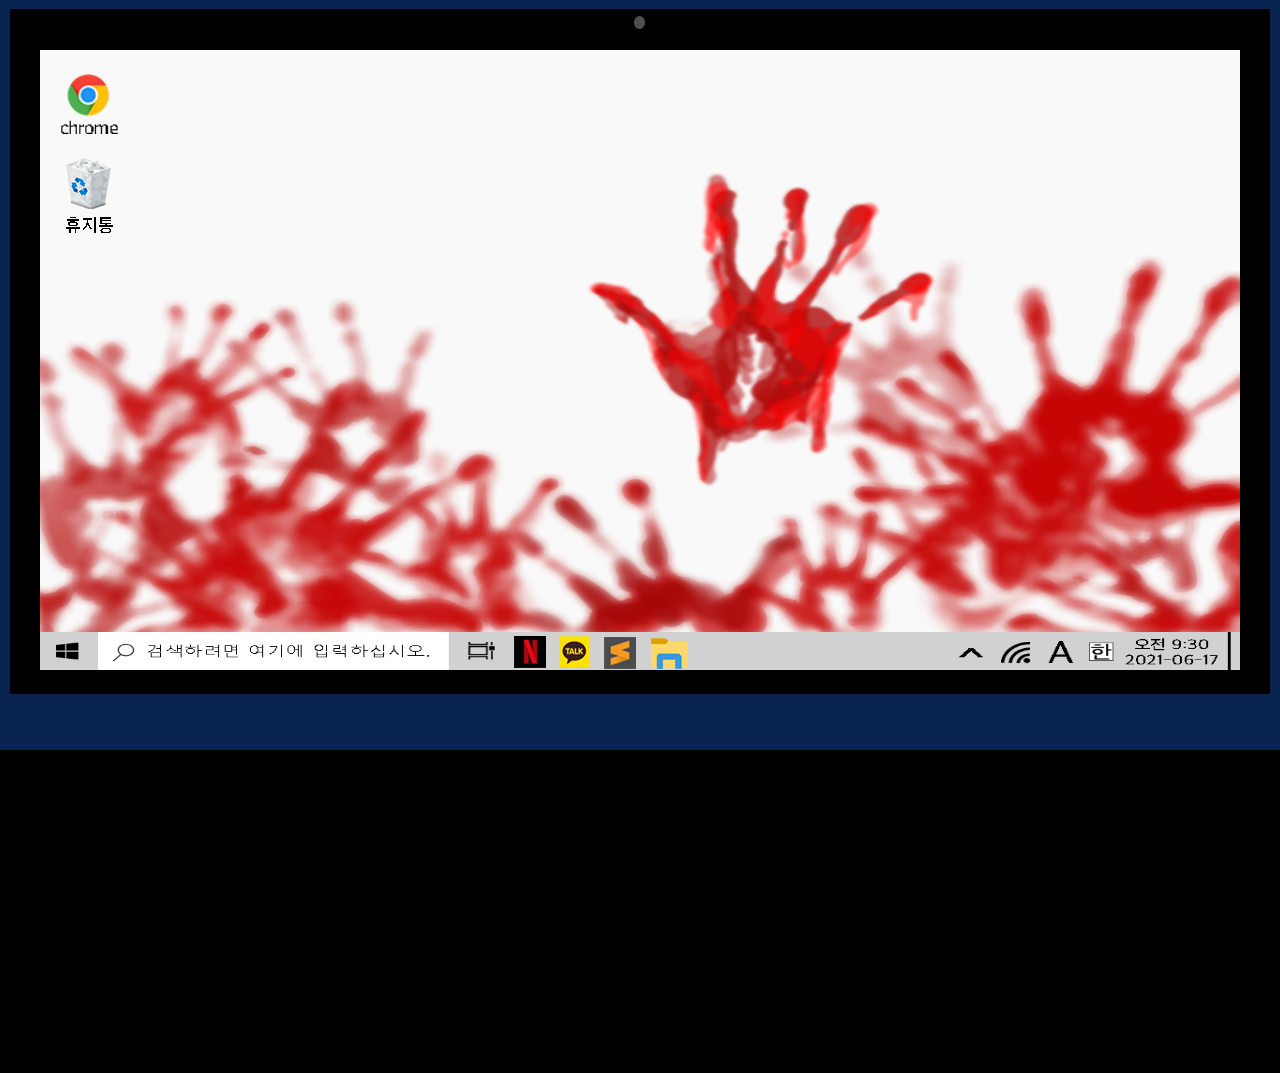
<file: subjective/index.html>
<!DOCTYPE html>
<html>
	<head>
		<meta charset="utf-8">
		<title><sub>jective</sub></title>
		<style type="text/css">
			body {
				margin: 0;
				background-color: black;
			}
			#bz {
				position: absolute;
				width: 100vw;
				height: 100vh;
				text-align: center;
				object-fit: cover;
				}
			#bg {text-align: center;
				position: relative;
				top: 50px;
				}
			.chrome {
				position: relative; right: 550px; bottom: 600px;
			}
			.trash {
				position: relative; right: 550px; bottom: 580px;
			}
			.n {
				position: relative; right: 110px; bottom: 195px;
			}
			.k {
				position: relative; right: 65px; bottom: 259px;
			}
			.s {
				position: relative; right: 20px; bottom: 322px;
			}
			.f {
				position: relative; left: 30px; bottom: 385px;
			}
			
		</style>
	</head>
	<body>
		<div id="bz">
			<img src="images/베젤.png">
		</div>
		<div id="bg">
			<img src="images/바탕화면.png" width="1200px" height="620px">

				<div class="chrome">
					<a href="file:///C:/Users/pc/OneDrive/%EB%B0%94%ED%83%95%20%ED%99%94%EB%A9%B4/%EC%9B%B9%20%EB%94%94%EC%9E%90%EC%9D%B8/%ED%81%AC%EB%A1%AC.html">
					<img src="images/크롬.png" width="60px;" height="60px">
				</div>
				<div class="trash">
					<a href="file:///C:/Users/pc/OneDrive/%EB%B0%94%ED%83%95%20%ED%99%94%EB%A9%B4/%EC%9B%B9%20%EB%94%94%EC%9E%90%EC%9D%B8/%EC%93%B0%EB%A0%88%EA%B8%B0.html">
					<img src="images/휴지통.png" >
				</div>
				<div class="n">
					<a href="https://www.netflix.com/browse/genre/8711?bc=34399">
					<img src="images/넷플릭스.png">
				</div>
				<div class="k">
					<img src="images/카카오톡.png">
				</div>
				<div class="s">
					<img src="images/sub.png">
				</div>
				<div class="f">
					<a href="file:///C:/Users/pc/OneDrive/%EB%B0%94%ED%83%95%20%ED%99%94%EB%A9%B4/%EC%9B%B9%20%EB%94%94%EC%9E%90%EC%9D%B8/%ED%8F%B4%EB%8D%94.html">
					<img src="images/파일.png">
				</div>
		</div>
		
	</body>
</html>
</file>
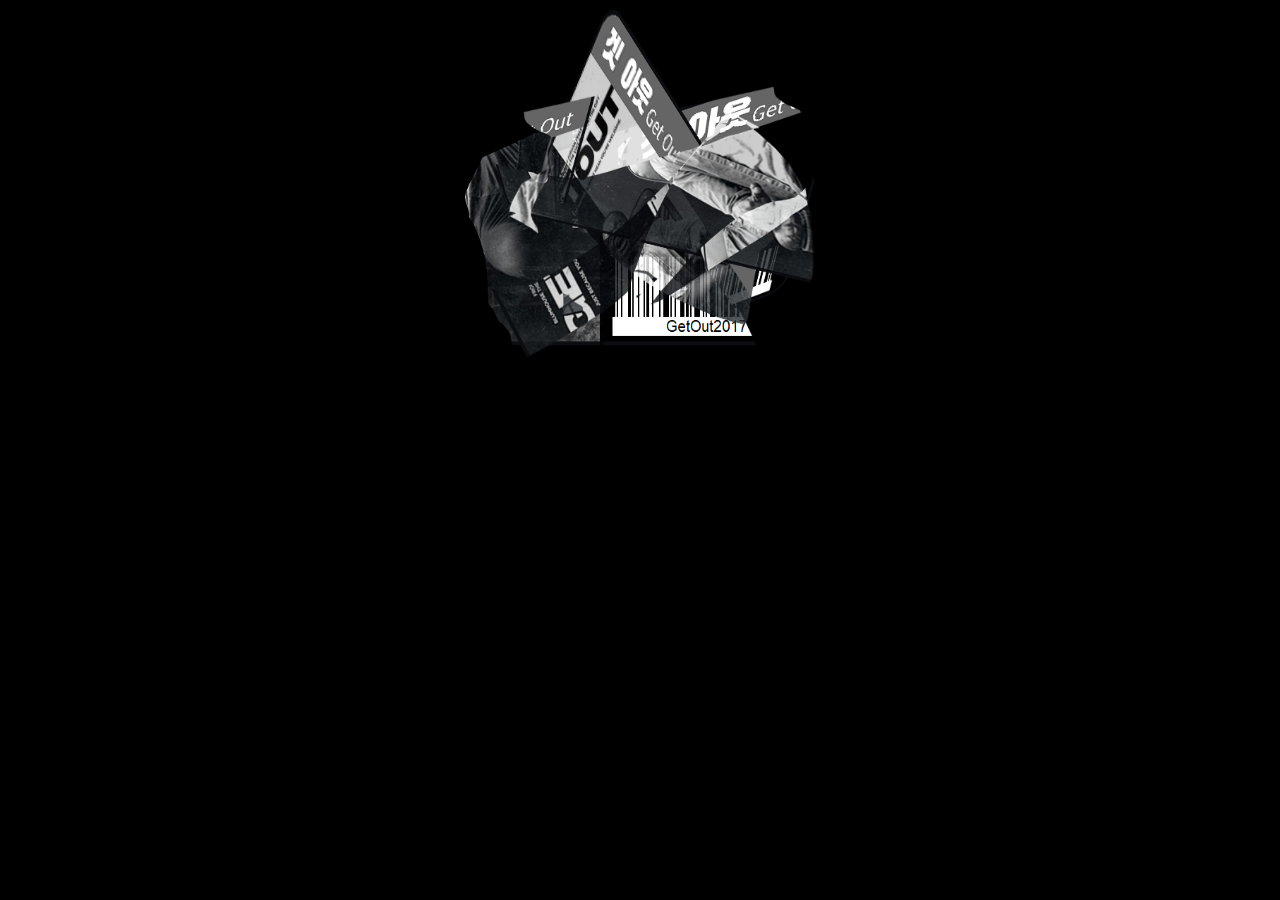
<file: subjective/쓰레기.html>
<!DOCTYPE html>
<html>
<head>
	<meta charset="utf-8">
	<title></title>
	<style type="text/css">
		body {
			background-color: black;
		}
		#티켓{
			top: 60px;
			text-align: center;
		}
		#티켓:hover {
  transform: scale( 1.5 )
}
	</style>
</head>
<body>
	<div id="티켓">
		<img src="images/티켓 쓰레기.png" width="350px" height="350px">
	</div>
</body>
</html>
</file>
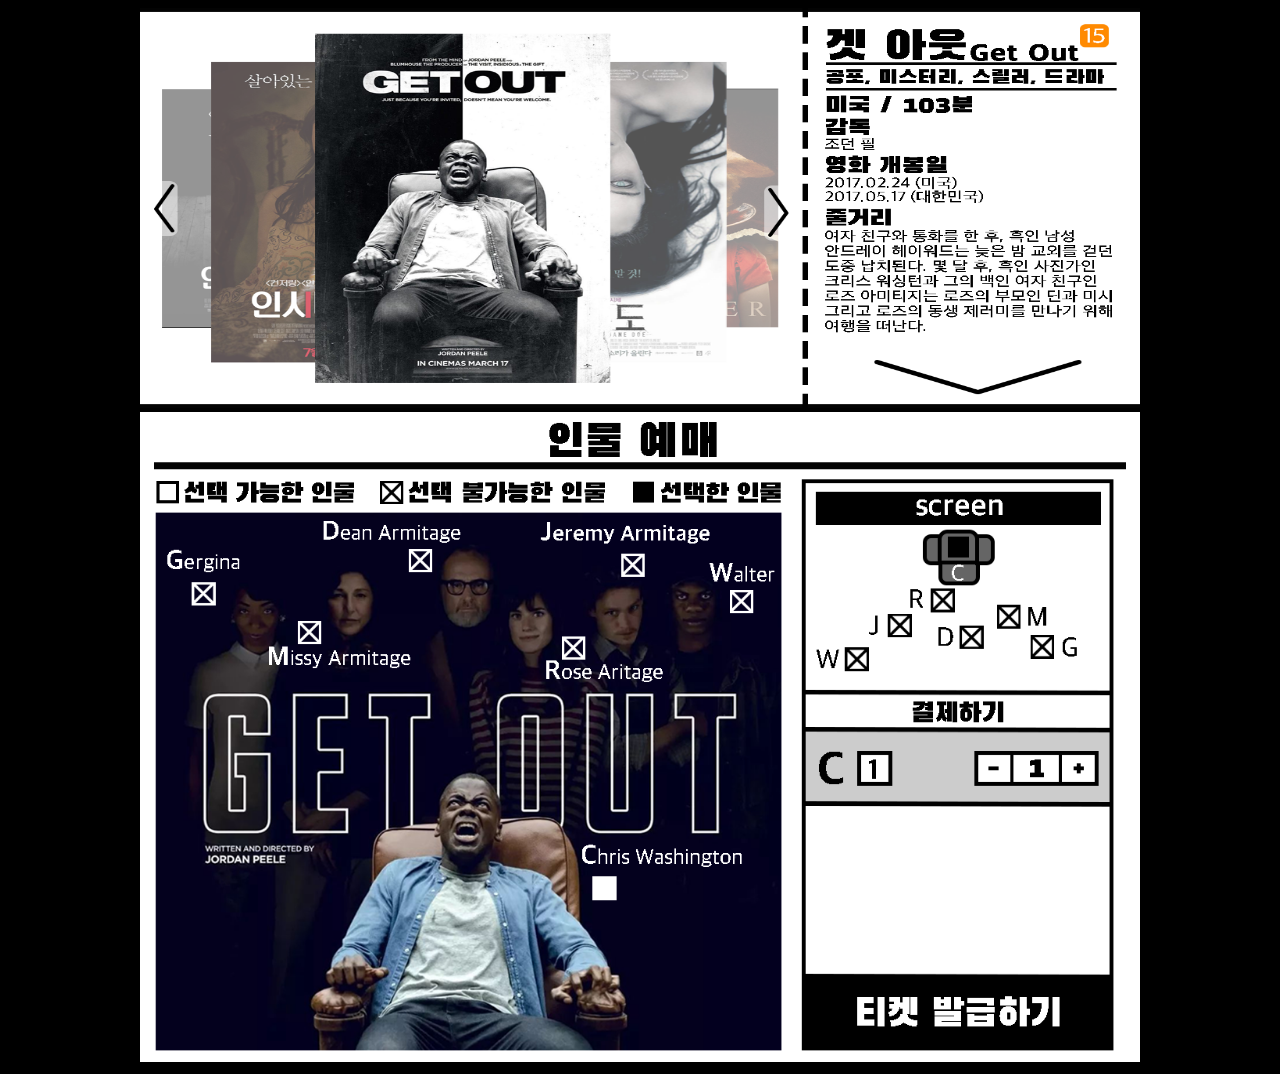
<file: subjective/크롬.html>
<!DOCTYPE html>
<html>
<head>
	<meta charset="utf-8">
	<title></title>
	<style type="text/css">
	body {
		background-color: black;
	}
	div {
		text-align: center;
	}
	</style>
</head>
<body>
	<div class="선택">
		<img src="images/영화선택.png" width="1000px" height="400px">
	</div>
	<div class="예매">
		<img src="images/인물 예매.png" width="1000px" height="650px">
	</div>
</body>
</html>
</file>
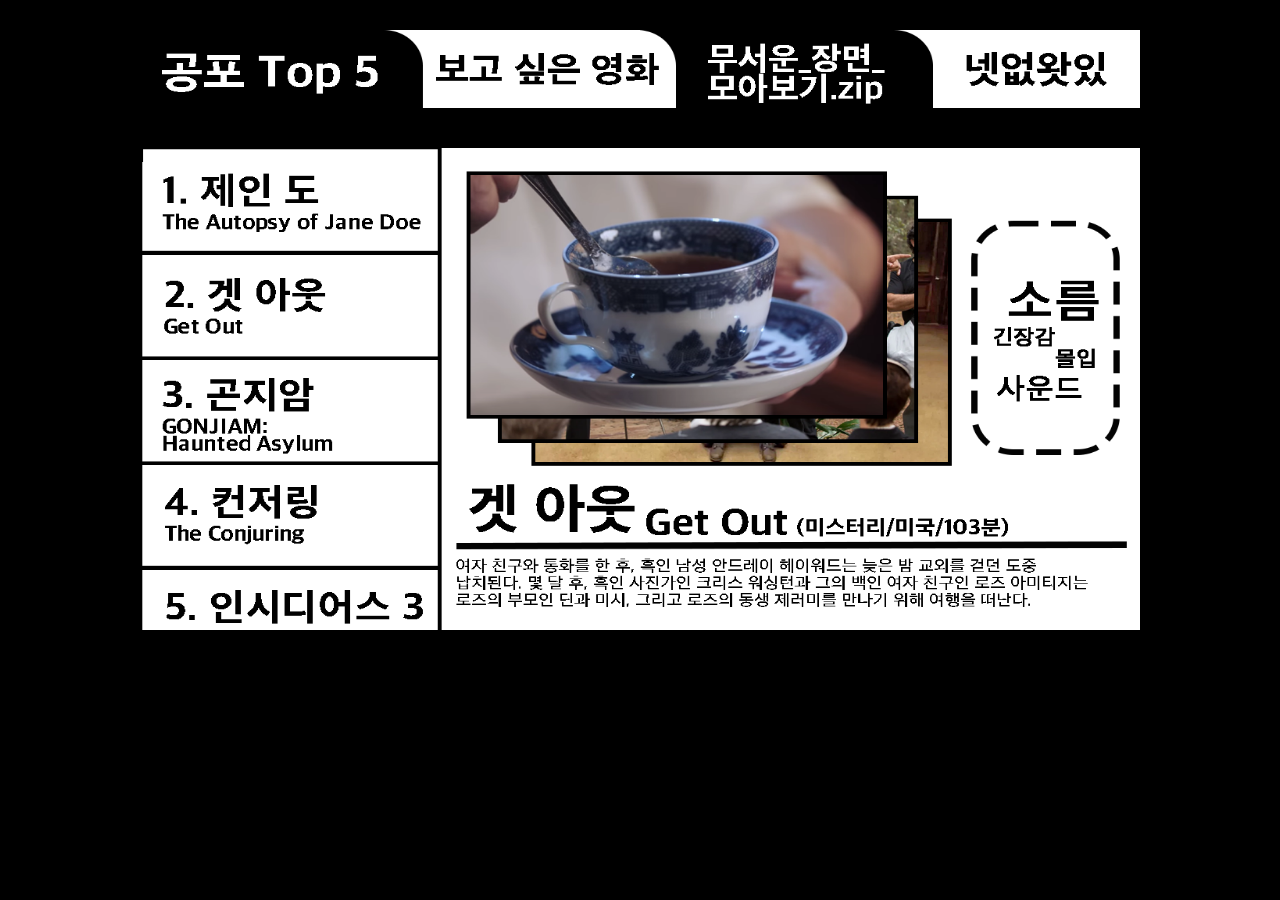
<file: subjective/폴더.html>
<!DOCTYPE html>
<html>
<head>
	<meta charset="utf-8">
	<title></title>
	<style type="text/css">
		body {
			background-color: black;
		}
		#파일 {
			text-align: center;
			object-fit: cover;
			margin-top: 30px;
		}
	</style>
</head>
<body>
	<div id="파일">
	<img src="images/폴더.png" width= 1000px:" height="600px">	
	</div>
</body>
</html>
</file>
